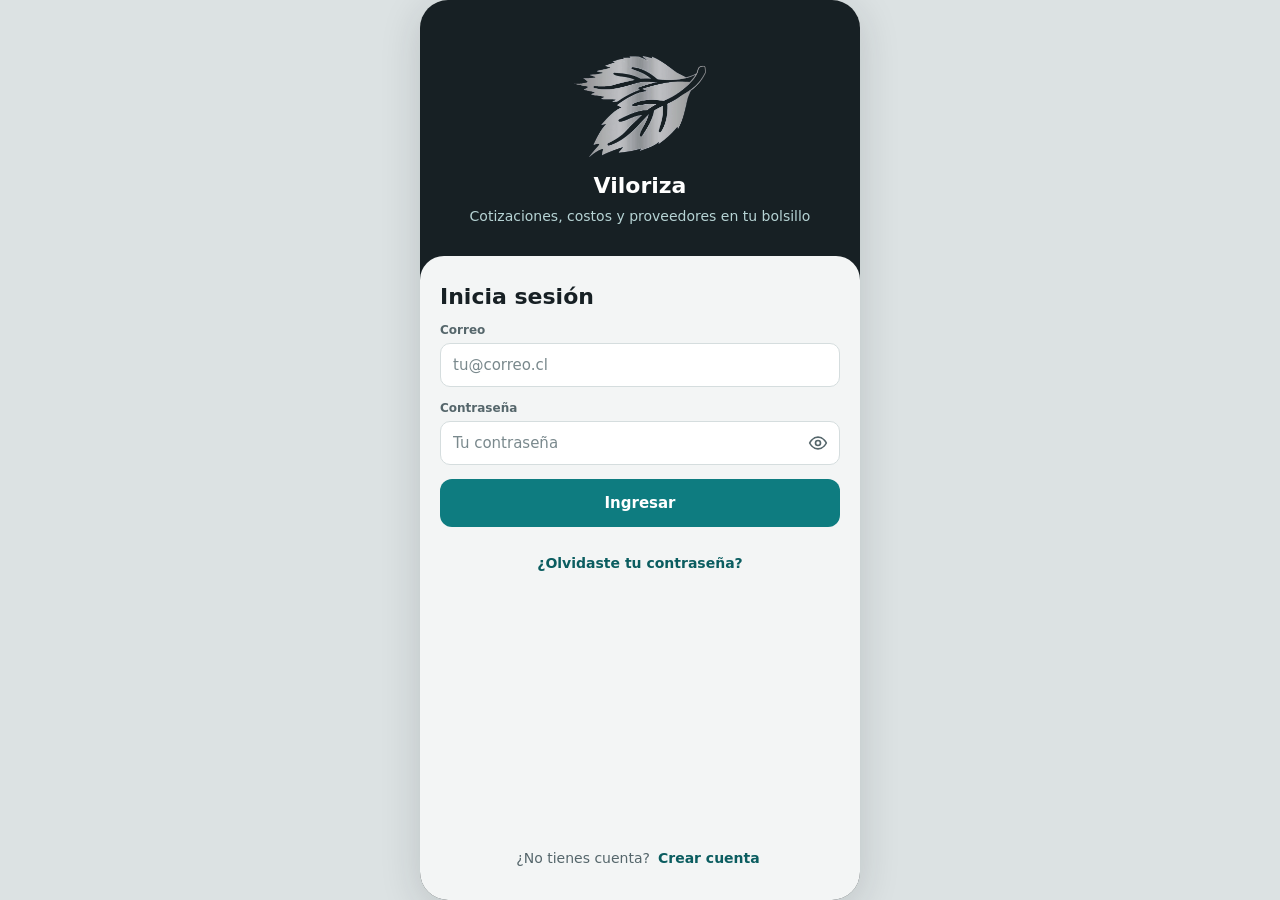
<file: index.html>
<!doctype html>
<html lang="es">
<head>
<meta charset="utf-8">
<meta name="viewport" content="width=device-width, initial-scale=1, viewport-fit=cover">
<meta name="theme-color" content="#172024">
<!-- Solo se ejecutan los scripts de la app: un texto que se cuele en la página no puede correr código. -->
<meta http-equiv="Content-Security-Policy" content="default-src 'self'; script-src 'self'; style-src 'self' 'unsafe-inline' https://fonts.googleapis.com; font-src https://fonts.gstatic.com; img-src 'self' data:; connect-src https://jrmqekojefcoanpzoxku.supabase.co; object-src 'none'; base-uri 'none'; form-action 'none'">
<title>Viloriza</title>
<link rel="icon" type="image/png" href="assets/logo.png">
<link rel="manifest" href="manifest.webmanifest">
<link rel="apple-touch-icon" href="assets/apple-touch-icon.png">
<meta name="apple-mobile-web-app-capable" content="yes">
<meta name="mobile-web-app-capable" content="yes">
<meta name="apple-mobile-web-app-title" content="Viloriza">
<meta name="apple-mobile-web-app-status-bar-style" content="black">
<link rel="preconnect" href="https://fonts.googleapis.com">
<link rel="preconnect" href="https://fonts.gstatic.com" crossorigin>
<link href="https://fonts.googleapis.com/css2?family=Inter:wght@400;500;600;700&display=swap" rel="stylesheet">
<link rel="stylesheet" href="css/styles.css">
</head>
<body>
<div id="app"></div>
<noscript>Viloriza necesita JavaScript para funcionar.</noscript>
<script src="js/utils.js"></script>
<script src="js/icons.js"></script>
<script src="js/data.js"></script>
<script src="js/cloud.js"></script>
<script src="js/store.js"></script>
<script src="js/model.js"></script>
<script src="js/views/shell.js"></script>
<script src="js/views/auth.js"></script>
<script src="js/views/quotes.js"></script>
<script src="js/views/costs.js"></script>
<script src="js/views/providers.js"></script>
<script src="js/views/market.js"></script>
<script src="js/views/theme.js"></script>
<script src="js/views/catalog.js"></script>
<script src="js/dom.js"></script>
<script src="js/actions.js"></script>
<script src="js/app.js"></script>
</body>
</html>
</file>
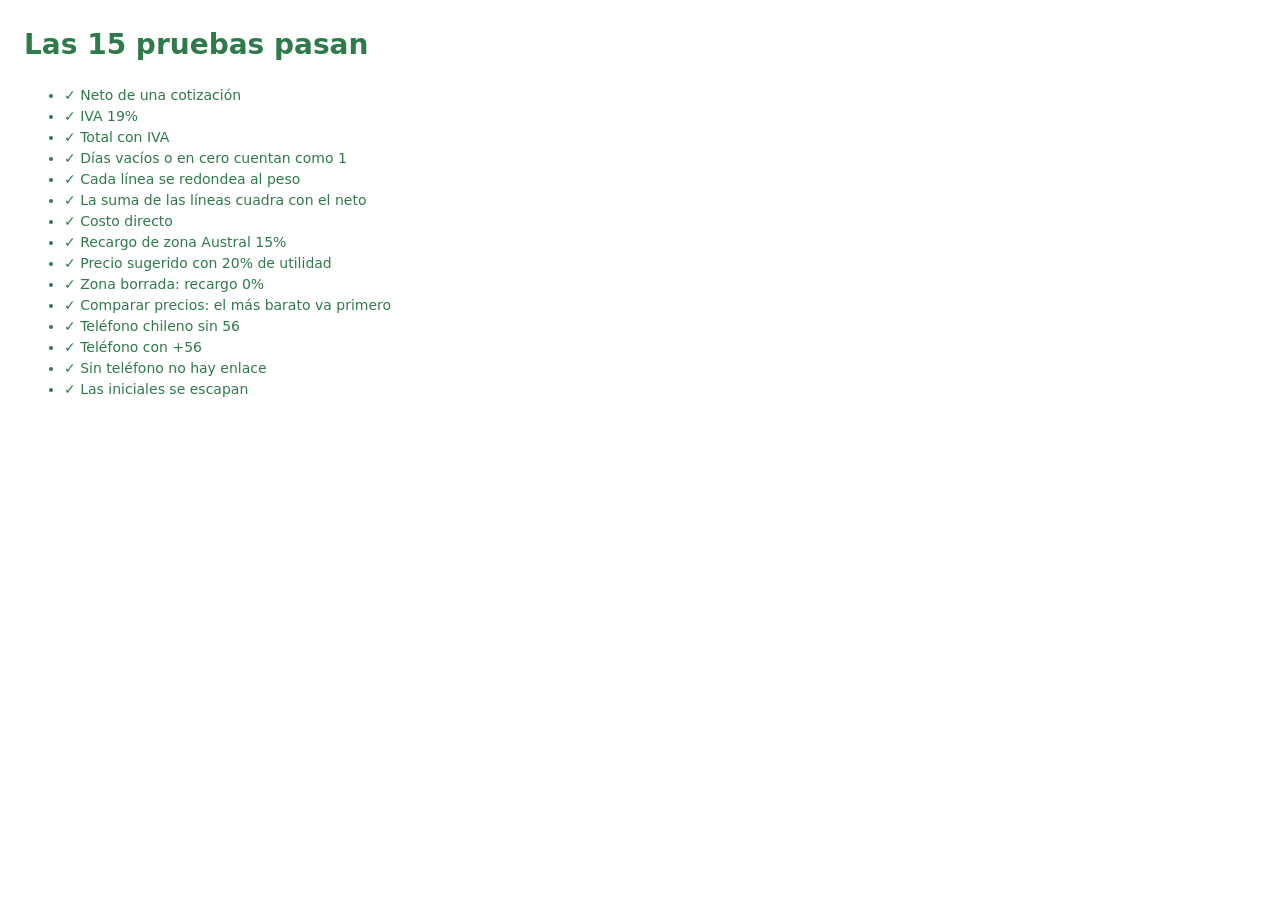
<file: tests.html>
<!doctype html>
<html lang="es">
<head>
<meta charset="utf-8">
<title>Pruebas · Viloriza</title>
<style>
  body { font: 14px/1.5 system-ui, sans-serif; margin: 24px; background: #fff; color: #172024; }
  .ok { color: #2f7a4b; } .fail { color: #b42318; font-weight: 600; }
</style>
</head>
<body>
<h1 id="sum">Pruebas…</h1>
<ul id="out"></ul>
<!-- Abrir con el servidor local: http://localhost:5173/tests.html -->
<script src="js/utils.js"></script>
<script src="js/data.js"></script>
<script src="js/model.js"></script>
<script>
(async function () {
  const results = [];
  const eq = (name, got, want) => results.push({ name: name, ok: got === want, got: got, want: want });
  const s = Data.seed();

  const q = { items: [{ qty: '150', price: '4500', days: '1' }, { qty: '2', price: '8000', days: '5' }] };
  eq('Neto de una cotización', Model.calc(q).neto, 755000);
  eq('IVA 19%', Model.calc(q).iva, 143450);
  eq('Total con IVA', Model.calc(q).total, 898450);
  eq('Días vacíos o en cero cuentan como 1', Model.lineOf({ qty: '2', price: '100', days: '0' }), 200);

  const half = { items: [{ qty: '2.5', price: '3333', days: '1' }, { qty: '2.5', price: '3333', days: '1' }] };
  eq('Cada línea se redondea al peso', Model.lineOf(half.items[0]), 8333);
  eq('La suma de las líneas cuadra con el neto', Model.calc(half).neto, 16666);

  const cc = Model.costCalc(s.costs[0], s.zones);
  eq('Costo directo', cc.directo, 34400);
  eq('Recargo de zona Austral 15%', cc.zona, 5160);
  eq('Precio sugerido con 20% de utilidad', Math.round(cc.sugerido), 47472);
  eq('Zona borrada: recargo 0%', Model.costCalc(Object.assign({}, s.costs[0], { zoneId: 'no-existe' }), s.zones).zona, 0);

  const groups = Model.priceGroups(s);
  eq('Comparar precios: el más barato va primero', groups['cemento saco 25 kg|saco'].rows[0].providerId, 'p2');

  eq('Teléfono chileno sin 56', Model.provLinks({ telefono: '9 1234 5678' }).tel, 'tel:+56912345678');
  eq('Teléfono con +56', Model.provLinks({ telefono: '+56 9 1234 5678' }).wa, 'https://wa.me/56912345678');
  eq('Sin teléfono no hay enlace', Model.provLinks({ telefono: '' }).tel, '#');

  eq('Las iniciales se escapan', U.initials('<b x'), '&lt;X');

  const failed = results.filter((r) => !r.ok).length;
  document.getElementById('sum').textContent = failed ? failed + ' de ' + results.length + ' pruebas fallaron' : 'Las ' + results.length + ' pruebas pasan';
  document.getElementById('sum').className = failed ? 'fail' : 'ok';
  document.getElementById('out').innerHTML = results.map((r) =>
    '<li class="' + (r.ok ? 'ok' : 'fail') + '">' + (r.ok ? '✓ ' : '✗ ') + U.esc(r.name) +
    (r.ok ? '' : ': dio ' + U.esc(r.got) + ', se esperaba ' + U.esc(r.want)) + '</li>').join('');
})();
</script>
</body>
</html>
</file>
<file: css/styles.css>
/* Viloriza — estilos.
   Los colores de acento (--acc*, --brand, --bg) los fija la app según la paleta elegida. */
:root {
  --acc: #0E7C80; --acc-d: #0A5E61; --acc-s: #E3F2F2; --acc-b: #BFD9DA; --acc-l: #4FC6C9;
  --brand: #172024; --bg: #F3F5F5;
  --ink: #172024; --ink-2: #3D4D52; --muted: #55666B; --placeholder: #7A898D;
  --surface: #FFFFFF; --surface-2: #F6F8F8; --track: #E9EEEE;
  --line: #E3E8E9; --line-input: #D5DDDE; --dash: #C9D3D4;
  --on-brand: #FFFFFF; --on-brand-2: #B6D3D4; --on-brand-3: #CFDADB;
  --danger: #B3261E; --danger-line: #EBD3D1; --danger-ink: #9A2A1F; --danger-bg: #FBEAE8;
  --warn-ink: #7A4B00; --warn-bg: #FFF3D6;
}

* { box-sizing: border-box; }
html, body { margin: 0; height: 100%; }
body { background: #DCE2E3; font-family: Inter, system-ui, sans-serif; color: var(--ink); -webkit-font-smoothing: antialiased; }
a { color: var(--acc); }
a:hover { color: var(--acc-d); }
button { font: inherit; cursor: pointer; color: inherit; }
h1, h2, h3, p { margin: 0; }
ul { list-style: none; margin: 0; padding: 0; }
:focus-visible { outline: 2px solid var(--acc); outline-offset: 2px; }

.ic { width: 20px; height: 20px; fill: none; stroke: currentColor; stroke-width: 2; stroke-linecap: round; stroke-linejoin: round; flex-shrink: 0; }
.scroll { scrollbar-width: none; }
.scroll::-webkit-scrollbar { display: none; }
.grow { flex: 1; }
.visually-hidden { position: absolute; width: 1px; height: 1px; opacity: 0; overflow: hidden; }

/* ---------- Marco de la app ---------- */
.app {
  position: relative; display: flex; flex-direction: column; overflow: hidden;
  width: 100%; max-width: 440px; height: 100vh; height: 100dvh; margin: 0 auto;
  background: var(--bg);
}
@media (min-width: 600px) {
  .app { height: min(100dvh, 900px); margin-top: max(0px, calc((100dvh - 900px) / 2)); border-radius: 28px; box-shadow: 0 8px 40px rgba(23, 32, 36, 0.16); }
}

/* ---------- Formularios ---------- */
.lbl { display: block; font-size: 12px; font-weight: 600; color: var(--muted); margin-bottom: 6px; }
.inp {
  width: 100%; height: 44px; border: 1px solid var(--line-input); border-radius: 10px; padding: 0 12px;
  font: inherit; font-size: 15px; background: var(--surface); color: var(--ink);
}
.inp:focus { outline: 2px solid var(--acc); outline-offset: -1px; border-color: var(--acc); }
.inp::placeholder { color: var(--placeholder); }
select.inp { padding: 0 8px; }
textarea.inp { height: 88px; padding: 10px 12px; resize: none; }
.inp-strong { font-weight: 600; }
.grid-2 { display: grid; grid-template-columns: repeat(2, minmax(0, 1fr)); gap: 10px; }
.grid-3 { display: grid; grid-template-columns: repeat(3, minmax(0, 1fr)); gap: 8px; }
.grid-2.tight { gap: 8px; }
.field-row { display: flex; gap: 8px; align-items: flex-end; }
.field-row > .grow { min-width: 0; }

/* ---------- Botones ---------- */
.btnp {
  flex: 1; min-height: 48px; display: flex; align-items: center; justify-content: center; gap: 8px;
  background: var(--acc); border: 0; color: #fff; border-radius: 12px; font-size: 15px; font-weight: 600; text-decoration: none;
}
.btnp:hover { color: #fff; background: var(--acc-d); }
.btn2 {
  flex: 1; min-height: 44px; display: flex; align-items: center; justify-content: center; gap: 8px;
  background: var(--surface); border: 1px solid var(--acc-b); color: var(--acc-d); border-radius: 12px; font-size: 14px; font-weight: 600;
}
.btn2.danger { color: var(--danger); border-color: var(--danger-line); }
.btn-block { flex: none; }
.icbtn {
  width: 44px; height: 44px; display: flex; align-items: center; justify-content: center; flex-shrink: 0;
  border-radius: 10px; border: 1px solid var(--danger-line); background: var(--surface); color: var(--danger);
}
.icon-btn {
  width: 44px; height: 44px; display: flex; align-items: center; justify-content: center; flex-shrink: 0;
  border: 1px solid var(--line); border-radius: 12px; background: var(--surface);
}
.linkbtn { align-self: center; min-height: 44px; padding: 0 12px; background: none; border: 0; color: var(--acc-d); font-size: 14px; font-weight: 600; }
.linkbtn.strong { padding: 0 4px; font-weight: 700; }
.danger-link { align-self: center; min-height: 44px; padding: 0 16px; background: none; border: 0; color: var(--danger); font-size: 14px; font-weight: 600; }
.btn-sm {
  flex-shrink: 0; min-height: 40px; padding: 0 12px; border-radius: 10px; background: var(--surface);
  border: 1px solid var(--acc-b); color: var(--acc-d); font-size: 13px; font-weight: 600;
}
.btn-row { display: flex; gap: 10px; }
.row:active { transform: scale(.99); }

/* ---------- Mensajes ---------- */
.alert { font-size: 13px; line-height: 1.4; color: var(--danger-ink); background: var(--danger-bg); padding: 10px 12px; border-radius: 10px; }
.notice { font-size: 13px; line-height: 1.4; color: var(--acc-d); background: var(--acc-s); padding: 10px 12px; border-radius: 10px; }
.warn { font-size: 13px; line-height: 1.5; color: var(--warn-ink); background: var(--warn-bg); padding: 10px 12px; border-radius: 10px; white-space: pre-line; }
.empty { border: 1.5px dashed var(--dash); border-radius: 16px; padding: 22px 20px; text-align: center; color: var(--muted); font-size: 14px; line-height: 1.5; }
.empty.lg { padding: 28px 20px; }
.lead { font-size: 14px; line-height: 1.5; color: var(--muted); }
.note { font-size: 13px; line-height: 1.5; color: var(--muted); }
.small { font-size: 12px; line-height: 1.4; color: var(--muted); }

/* ---------- Acceso ---------- */
.auth { flex: 1; display: flex; flex-direction: column; background: var(--brand); overflow-y: auto; }
.auth-hero { padding: 56px 24px 32px; display: flex; flex-direction: column; align-items: center; gap: 10px; text-align: center; }
.auth-logo { width: 132px; height: auto; display: block; margin-bottom: 6px; }
.auth-title { font-size: 22px; font-weight: 700; color: var(--on-brand); }
.auth-sub { font-size: 14px; color: var(--on-brand-2); }
.auth-head { padding: 20px 16px 24px; display: flex; align-items: center; gap: 12px; }
.auth-back { width: 44px; height: 44px; display: flex; align-items: center; justify-content: center; border: 1px solid #3A4A50; border-radius: 12px; background: transparent; color: var(--on-brand); }
.auth-eyebrow { font-size: 12px; color: var(--on-brand-2); }
.auth-head-title { font-size: 19px; font-weight: 700; color: var(--on-brand); }
.auth-sheet { flex: 1; background: var(--bg); border-radius: 24px 24px 0 0; padding: 28px 20px 20px; display: flex; flex-direction: column; gap: 14px; }
.auth-sheet.reg { padding-top: 24px; }
.h1 { font-size: 22px; font-weight: 700; }
.pass-field { position: relative; }
.pass-field .inp { padding-right: 52px; }
.pass-toggle { position: absolute; right: 0; top: 0; width: 44px; height: 44px; border: 0; background: none; color: var(--muted); display: flex; align-items: center; justify-content: center; }
.auth-switch { display: flex; justify-content: center; align-items: center; gap: 4px; font-size: 14px; color: var(--muted); }

/* ---------- Encabezado ---------- */
.topbar { display: flex; align-items: center; gap: 12px; padding: 14px 16px; background: var(--surface); border-bottom: 1px solid var(--line); flex-shrink: 0; min-height: 44px; }
.brand-badge { width: 44px; height: 44px; flex-shrink: 0; border-radius: 12px; background: var(--brand); display: flex; align-items: center; justify-content: center; }
.brand-badge img { width: 34px; height: auto; display: block; }
.topbar-text { display: flex; flex-direction: column; flex: 1; min-width: 0; }
.topbar-eyebrow { font-size: 12px; font-weight: 500; color: var(--muted); }
.topbar-title { font-size: 19px; font-weight: 700; white-space: nowrap; overflow: hidden; text-overflow: ellipsis; }
.avatar-btn { width: 44px; height: 44px; border-radius: 22px; border: 0; background: var(--acc-s); color: var(--acc-d); font-weight: 700; font-size: 14px; flex-shrink: 0; }
.avatar { width: 44px; height: 44px; border-radius: 22px; background: var(--brand); color: var(--acc-l); display: flex; align-items: center; justify-content: center; font-weight: 700; font-size: 14px; flex-shrink: 0; }

/* Menú de cuenta */
.layer { position: absolute; inset: 0; z-index: 30; }
.scrim { position: absolute; inset: 0; background: rgba(23, 32, 36, 0.25); border: 0; }
.popover { position: absolute; top: 70px; right: 12px; width: 268px; background: var(--surface); border-radius: 16px; box-shadow: 0 12px 32px rgba(23, 32, 36, 0.18); padding: 16px; display: flex; flex-direction: column; gap: 14px; }
.who { display: flex; align-items: center; gap: 12px; }
.who-text { display: flex; flex-direction: column; min-width: 0; }
.who-name { font-size: 15px; font-weight: 700; }
.who-mail { font-size: 13px; color: var(--muted); }
.ellipsis { white-space: nowrap; overflow: hidden; text-overflow: ellipsis; }

/* ---------- Contenido ---------- */
.main { flex: 1; overflow-y: auto; padding: 16px; display: flex; flex-direction: column; gap: 16px; }
.stack { display: flex; flex-direction: column; gap: 16px; }
.stack-14 { display: flex; flex-direction: column; gap: 14px; }
.stack-12 { display: flex; flex-direction: column; gap: 12px; }
.stack-10 { display: flex; flex-direction: column; gap: 10px; }
.pad-fab { padding-bottom: 72px; }
.card { background: var(--surface); border: 1px solid var(--line); border-radius: 16px; padding: 16px; display: flex; flex-direction: column; gap: 12px; }
.card.compact { padding: 14px; gap: 10px; }
.card.gap-10 { gap: 10px; }
.card.gap-14 { gap: 14px; }
.card-head { display: flex; flex-direction: column; gap: 4px; }
.card-head.tight { gap: 2px; }
.h2 { font-size: 17px; font-weight: 700; }
.h2.sm { font-size: 16px; }
.h3 { font-size: 14px; font-weight: 700; margin-top: 6px; }
.section-head { display: flex; align-items: baseline; justify-content: space-between; gap: 8px; }
.count { font-size: 13px; color: var(--muted); flex-shrink: 0; }

.hero-card { background: var(--brand); color: var(--on-brand); border-radius: 18px; padding: 18px; display: flex; flex-direction: column; gap: 6px; }
.hero-card.sm { padding: 16px; }
.hero-label { font-size: 13px; color: var(--on-brand-2); }
.hero-amount { font-size: 30px; font-weight: 700; letter-spacing: -0.5px; }
.hero-meta { font-size: 13px; color: var(--on-brand-3); }
.hero-title { font-size: 18px; font-weight: 700; }
.hero-text { font-size: 13px; line-height: 1.5; color: var(--on-brand-3); }

/* Filas de lista */
.list { display: flex; flex-direction: column; gap: 10px; }
.row-card { display: flex; align-items: center; gap: 12px; width: 100%; text-align: left; background: var(--surface); border: 1px solid var(--line); border-radius: 14px; padding: 14px; }
.tile-icon { width: 44px; height: 44px; border-radius: 12px; background: var(--acc-s); color: var(--acc); display: flex; align-items: center; justify-content: center; flex-shrink: 0; }
.row-main { display: flex; flex-direction: column; gap: 2px; flex: 1; min-width: 0; }
.row-title { font-size: 15px; font-weight: 600; white-space: nowrap; overflow: hidden; text-overflow: ellipsis; }
.row-sub { font-size: 13px; color: var(--muted); }
.row-end { display: flex; flex-direction: column; align-items: flex-end; gap: 2px; flex-shrink: 0; }
.row-amount { font-size: 15px; font-weight: 700; }
.row-amount.acc { color: var(--acc-d); }
.row-meta { font-size: 12px; color: var(--muted); }
.sub-row { display: flex; justify-content: space-between; align-items: center; gap: 8px; width: 100%; min-height: 48px; padding: 0 12px; background: var(--surface-2); border: 1px solid var(--line); border-radius: 12px; text-align: left; }
.sub-row-title { font-size: 14px; font-weight: 600; }

/* ---------- Cotización ---------- */
.code-pill { height: 44px; display: flex; align-items: center; padding: 0 12px; border-radius: 10px; background: var(--acc-s); color: var(--acc-d); font-weight: 700; font-size: 15px; }
.subtotal { height: 44px; display: flex; flex-direction: column; align-items: flex-end; justify-content: center; }
.subtotal-label { font-size: 12px; color: var(--muted); }
.subtotal-value { font-size: 17px; font-weight: 700; }
.align-end { align-items: end; }

/* Barras inferiores */
.bottom-bar { flex-shrink: 0; background: var(--surface); border-top: 1px solid var(--line); padding: 12px 16px 16px; display: flex; flex-direction: column; gap: 10px; }
.bottom-bar.row-dir { flex-direction: row; }
.bottom-bar .btnp.wide { flex: 2; }
.totals { display: flex; justify-content: space-between; align-items: flex-end; }
.totals-side { display: flex; flex-direction: column; gap: 2px; font-size: 12px; color: var(--muted); }
.totals-main { display: flex; flex-direction: column; align-items: flex-end; }
.totals-label { font-size: 12px; color: var(--muted); }
.totals-value { font-size: 22px; font-weight: 700; }
.totals-value.acc { color: var(--acc-d); }

.fab {
  position: absolute; right: 16px; bottom: 92px; z-index: 5; min-height: 52px; padding: 0 20px;
  display: flex; align-items: center; gap: 8px; border: 0; border-radius: 26px; background: var(--acc); color: #fff;
  font-size: 15px; font-weight: 600; box-shadow: 0 6px 16px rgba(14, 124, 128, 0.35);
}

/* Navegación */
.nav { flex-shrink: 0; display: grid; grid-template-columns: repeat(5, minmax(0, 1fr)); gap: 2px; background: var(--surface); border-top: 1px solid var(--line); padding: 8px 8px 14px; }
.tab { display: flex; flex-direction: column; align-items: center; justify-content: center; gap: 4px; min-height: 52px; padding: 0 2px; background: none; border: 0; font-size: 11px; font-weight: 600; color: var(--muted); border-radius: 12px; }
.tab[aria-current="page"] { color: var(--acc); background: var(--acc-s); }

/* Hoja inferior del catálogo */
.sheet-layer { position: absolute; inset: 0; z-index: 20; background: rgba(23, 32, 36, 0.45); display: flex; flex-direction: column; }
.sheet-close { flex: 1; background: transparent; border: 0; }
.sheet { background: var(--surface); border-radius: 20px 20px 0 0; padding: 10px 16px 20px; max-height: 70%; overflow-y: auto; display: flex; flex-direction: column; gap: 8px; }
.grabber { width: 40px; height: 4px; border-radius: 2px; background: var(--line-input); align-self: center; margin-bottom: 6px; }
.sheet-title { font-size: 17px; font-weight: 700; margin-bottom: 4px; }
.pick-row { display: flex; align-items: center; gap: 12px; width: 100%; min-height: 56px; text-align: left; background: var(--surface-2); border: 1px solid var(--line); border-radius: 12px; padding: 10px 12px; }
.pick-add { width: 36px; height: 36px; border-radius: 10px; background: var(--acc); color: #fff; display: flex; align-items: center; justify-content: center; }

/* ---------- Hoja de cotización (tamaño carta) ---------- */
.sheet-tools { display: flex; justify-content: space-between; align-items: center; }
.paper-wrap { overflow: auto; background: #E4E9EA; border-radius: 14px; padding: 12px; }
.doc { width: 612px; min-height: 792px; background: #fff; padding: 40px 40px 28px; display: flex; flex-direction: column; gap: 18px; color: #1F2A2E; font-size: 11px; line-height: 1.45; box-shadow: 0 2px 10px rgba(23, 32, 36, 0.12); }
.doc.fit { zoom: 0.545; }
.doc-head { display: flex; justify-content: space-between; align-items: flex-start; gap: 20px; }
.doc-brand { display: flex; gap: 14px; align-items: flex-start; min-width: 0; }
.doc-logo { width: 76px; height: 76px; object-fit: contain; flex-shrink: 0; }
.doc-mono { width: 64px; height: 64px; border-radius: 10px; background: var(--brand); color: #fff; display: flex; align-items: center; justify-content: center; font-size: 22px; font-weight: 700; flex-shrink: 0; }
.doc-co { display: flex; flex-direction: column; gap: 1px; min-width: 0; }
.doc-co-name { font-size: 16px; font-weight: 700; color: #111A1D; }
.doc-muted { color: var(--muted); }
.doc-acc { color: var(--acc-d); }
.doc-badge { flex-shrink: 0; width: 170px; border: 2px solid var(--acc); border-radius: 8px; overflow: hidden; text-align: center; }
.doc-badge-title { background: var(--acc); color: #fff; font-size: 13px; font-weight: 700; letter-spacing: 3px; padding: 6px 0; }
.doc-badge-body { padding: 8px 10px; display: flex; flex-direction: column; gap: 2px; }
.doc-badge-num { font-size: 16px; font-weight: 700; }
.doc-box { border: 1px solid #DDE3E4; border-radius: 8px; padding: 10px 12px; display: flex; flex-direction: column; gap: 6px; }
.doc-kicker { font-size: 9px; font-weight: 700; letter-spacing: 1.5px; color: var(--acc-d); }
.doc-dl { display: grid; grid-template-columns: 70px 1fr; row-gap: 3px; column-gap: 6px; margin: 0; }
.doc-dl.wide { grid-template-columns: 82px 1fr; }
.doc-dl dt { color: var(--muted); }
.doc-dl dd { margin: 0; }
.strong { font-weight: 600; }
.doc-table { border: 1px solid #DDE3E4; border-radius: 8px; overflow: hidden; }
.doc-tr { display: grid; grid-template-columns: 24px 1fr 50px 44px 34px 76px 82px; gap: 6px; padding: 7px 10px; border-top: 1px solid #EEF2F2; }
.doc-tr.alt { background: #F7F9F9; }
.doc-tr.th { background: var(--acc); color: #fff; font-size: 10px; font-weight: 700; border-top: 0; }
.num { text-align: right; }
.doc-empty { padding: 14px; text-align: center; color: var(--muted); }
.doc-foot { display: flex; justify-content: space-between; align-items: flex-start; gap: 20px; }
.doc-obs { flex: 1; min-width: 0; display: flex; flex-direction: column; gap: 4px; }
.doc-obs-text { white-space: pre-line; color: var(--ink-2); }
.doc-totals { width: 220px; flex-shrink: 0; border: 1px solid #DDE3E4; border-radius: 8px; overflow: hidden; }
.doc-totals > div { display: flex; justify-content: space-between; padding: 7px 12px; }
.doc-totals > div + div { border-top: 1px solid #EEF2F2; }
.doc-totals > .total { padding: 9px 12px; background: var(--acc-s); color: var(--acc-d); font-size: 14px; font-weight: 700; border-top: 0; }
.doc-sign { display: flex; justify-content: flex-end; }
.doc-sign > div { width: 210px; display: flex; flex-direction: column; align-items: center; gap: 1px; text-align: center; }
.doc-sign-line { width: 100%; border-top: 1px solid #1F2A2E; margin-bottom: 4px; }
.doc-footer { border-top: 2px solid var(--acc); padding-top: 8px; display: flex; justify-content: space-between; gap: 12px; font-size: 9px; color: var(--muted); }

/* ---------- Costos ---------- */
.zone-row { display: flex; gap: 8px; align-items: center; }
.zone-row > .inp { flex: 1; min-width: 0; }
.suffix { position: relative; width: 92px; flex-shrink: 0; }
.suffix .inp { padding-right: 28px; }
.suffix-mark { position: absolute; right: 12px; top: 12px; font-size: 15px; color: var(--muted); }
.bar-row { display: flex; flex-direction: column; gap: 4px; }
.bar-head { display: flex; justify-content: space-between; font-size: 13px; }
.bar { height: 6px; border-radius: 3px; background: var(--track); overflow: hidden; display: block; }
.bar-fill { display: block; height: 6px; border-radius: 3px; background: var(--acc); }
.summary { display: flex; flex-direction: column; gap: 6px; font-size: 14px; border-top: 1px solid var(--line); padding-top: 10px; }
.summary > div { display: flex; justify-content: space-between; }
.summary dt { color: var(--muted); }
.summary dd { margin: 0; font-weight: 600; }
.summary dd.bold { font-weight: 700; }

/* ---------- Proveedores ---------- */
.segmented { display: grid; grid-template-columns: repeat(2, minmax(0, 1fr)); gap: 4px; padding: 4px; background: #E6EBEB; border-radius: 12px; }
.seg-btn { min-height: 40px; border: 0; border-radius: 9px; font-size: 14px; font-weight: 600; background: transparent; color: var(--muted); }
.seg-btn[aria-pressed="true"] { background: var(--surface); color: var(--acc-d); }
.prov-row { display: flex; align-items: center; gap: 8px; background: var(--surface); border: 1px solid var(--line); border-radius: 14px; padding: 10px; }
.prov-open { display: flex; align-items: center; gap: 12px; flex: 1; min-width: 0; min-height: 48px; text-align: left; background: none; border: 0; padding: 0; }
.prov-text { display: flex; flex-direction: column; gap: 2px; min-width: 0; }
.sq-action { width: 44px; height: 44px; border-radius: 10px; background: var(--acc-s); color: var(--acc); display: flex; align-items: center; justify-content: center; flex-shrink: 0; }
.contact-grid { display: grid; grid-template-columns: repeat(3, minmax(0, 1fr)); gap: 8px; }
.contact-btn { min-height: 64px; display: flex; flex-direction: column; align-items: center; justify-content: center; gap: 4px; background: var(--surface); border: 1px solid var(--line); border-radius: 14px; color: var(--acc-d); font-size: 13px; font-weight: 600; text-decoration: none; }
a[aria-disabled="true"] { opacity: .5; pointer-events: none; }
.sp-card { border: 1px solid var(--line); border-radius: 12px; padding: 10px; display: flex; flex-direction: column; gap: 8px; }
.pill { align-self: flex-start; font-size: 12px; font-weight: 700; padding: 4px 10px; border-radius: 999px; }
.pill.best { background: var(--acc-s); color: var(--acc-d); }
.pill.worse { background: var(--danger-bg); color: var(--danger-ink); }
.pill.neutral { background: #EEF1F1; color: var(--muted); }
.pill.outline { padding: 3px 10px; background: var(--surface); border: 1px solid var(--acc-b); color: var(--acc-d); }
.cmp-row { display: flex; flex-direction: column; gap: 6px; width: 100%; text-align: left; padding: 10px 12px; border-radius: 12px; border: 1px solid var(--line); background: var(--surface); }
.cmp-row.best { border-color: var(--acc); background: var(--acc-s); }
.cmp-line { display: flex; justify-content: space-between; align-items: center; gap: 8px; width: 100%; }
.cmp-name { font-size: 14px; font-weight: 600; min-width: 0; overflow: hidden; text-overflow: ellipsis; white-space: nowrap; }
.cmp-price { font-size: 15px; font-weight: 700; flex-shrink: 0; }
.cmp-row .bar { flex: 1; background: #E1E7E8; }
.cmp-row .bar-fill { background: #9AB0B3; }
.cmp-row.best .bar-fill { background: var(--acc); }
.cmp-diff { font-size: 12px; font-weight: 700; color: var(--danger-ink); flex-shrink: 0; }
.cmp-row.best .cmp-diff { color: var(--acc-d); }
.saving { font-size: 13px; font-weight: 600; color: var(--acc-d); line-height: 1.4; }

/* ---------- Mercado ---------- */
.chips { display: flex; gap: 6px; overflow-x: auto; padding-bottom: 2px; }
.chip { flex-shrink: 0; min-height: 40px; padding: 0 14px; border-radius: 20px; font-size: 13px; font-weight: 600; white-space: nowrap; background: var(--surface); color: var(--ink-2); border: 1px solid var(--line-input); }
.chip[aria-pressed="true"] { background: var(--acc); color: #fff; border-color: var(--acc); }
.mkt-card { background: var(--surface); border: 1px solid var(--line); border-radius: 14px; padding: 14px; display: flex; flex-direction: column; gap: 8px; }
.mkt-top { display: flex; justify-content: space-between; align-items: flex-start; gap: 10px; }
.mkt-avg { font-size: 16px; font-weight: 700; color: var(--acc-d); }
.mkt-range { display: flex; justify-content: space-between; font-size: 13px; color: var(--ink-2); background: var(--surface-2); border-radius: 10px; padding: 8px 10px; }
.mkt-foot { display: flex; justify-content: space-between; align-items: center; gap: 8px; }
.footnotes { display: flex; flex-direction: column; gap: 8px; font-size: 12px; line-height: 1.5; color: var(--muted); }
.bold { font-weight: 700; }

/* ---------- Diseño y empresa ---------- */
.logo-row { display: flex; gap: 14px; align-items: center; }
.logo-box { width: 84px; height: 84px; border-radius: 14px; border: 1px dashed var(--dash); background: var(--surface-2); display: flex; align-items: center; justify-content: center; overflow: hidden; flex-shrink: 0; }
.logo-box img { max-width: 76px; max-height: 76px; object-fit: contain; }
.logo-box span { font-size: 22px; font-weight: 700; color: var(--placeholder); }
.logo-actions { display: flex; flex-direction: column; gap: 6px; flex: 1; min-width: 0; }
.logo-actions label.btn2 { flex: none; cursor: pointer; }
.logo-actions input:focus-visible + label, .logo-actions label:focus-within { outline: 2px solid var(--acc); outline-offset: 2px; }
.remove-logo { align-self: flex-start; min-height: 36px; padding: 0 4px; background: none; border: 0; color: var(--danger); font-size: 13px; font-weight: 600; }
.cond-grid { display: grid; grid-template-columns: 110px minmax(0, 1fr); gap: 10px; }
.colors-title { margin: 4px 0 -4px; }
.pal-preview { border-radius: 18px; overflow: hidden; border: 1px solid var(--line); }
.pal-head { padding: 16px; display: flex; align-items: center; gap: 12px; }
.pal-head img { width: 44px; height: auto; display: block; }
.pal-body { padding: 16px; display: flex; flex-direction: column; gap: 10px; }
.pal-card { background: #fff; border: 1px solid var(--line); border-radius: 12px; padding: 12px; display: flex; justify-content: space-between; align-items: center; }
.pal-btn { min-height: 44px; border-radius: 12px; color: #fff; display: flex; align-items: center; justify-content: center; font-weight: 600; font-size: 15px; }
.presets { display: grid; grid-template-columns: repeat(2, minmax(0, 1fr)); gap: 8px; }
.preset { display: flex; flex-direction: column; gap: 8px; text-align: left; padding: 12px; border-radius: 14px; background: var(--surface); border: 2px solid var(--line); }
.preset[aria-pressed="true"] { border-color: var(--acc); }
.swatches { display: flex; gap: 4px; }
.swatch { width: 24px; height: 24px; border-radius: 12px; }
.swatch.bg { width: 22px; height: 22px; border: 1px solid var(--line-input); }
.preset-name { font-size: 14px; font-weight: 600; }
.color-row { display: flex; align-items: center; justify-content: space-between; gap: 12px; }
.color-label { display: flex; flex-direction: column; gap: 2px; min-width: 0; }
.color-name { font-size: 14px; font-weight: 600; }
.color-ctrl { display: flex; align-items: center; gap: 8px; flex-shrink: 0; }
.hex { font-size: 13px; color: var(--muted); font-family: ui-monospace, monospace; }
.color-inp { width: 52px; height: 44px; border: 1px solid var(--line-input); border-radius: 10px; padding: 2px; background: #fff; cursor: pointer; }

/* ---------- Catálogo ---------- */
.cat-card { background: var(--surface); border: 1px solid var(--line); border-radius: 14px; padding: 12px; display: flex; flex-direction: column; gap: 8px; }
.cat-top { display: flex; gap: 8px; align-items: center; }

@media (prefers-reduced-motion: reduce) { .row:active { transform: none; } }

/* Utilidades de espaciado */
.stack-8 { display: flex; flex-direction: column; gap: 8px; }
.grid-2.gap-12 { gap: 12px; }
.card.gap-8 { gap: 8px; }
.row-title.wrap { white-space: normal; }
.install-hint { text-align: center; }
</file>
